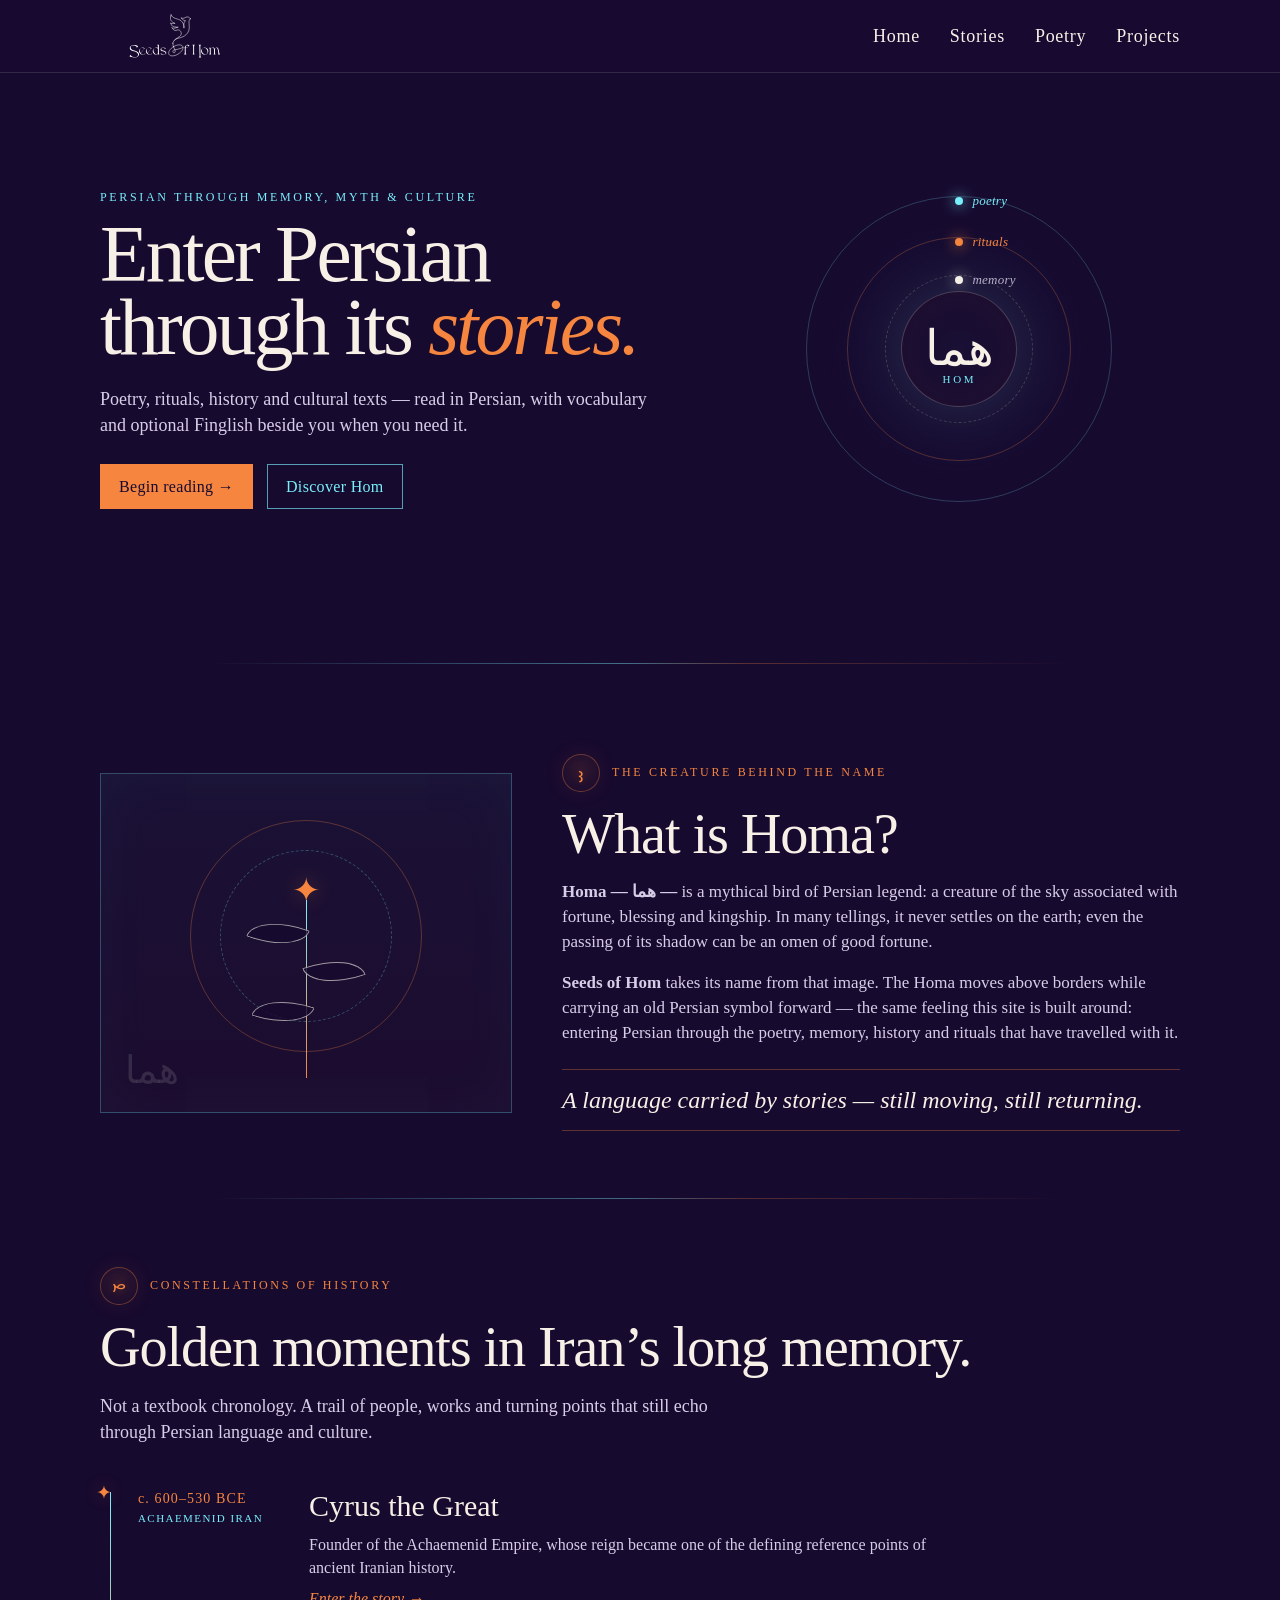
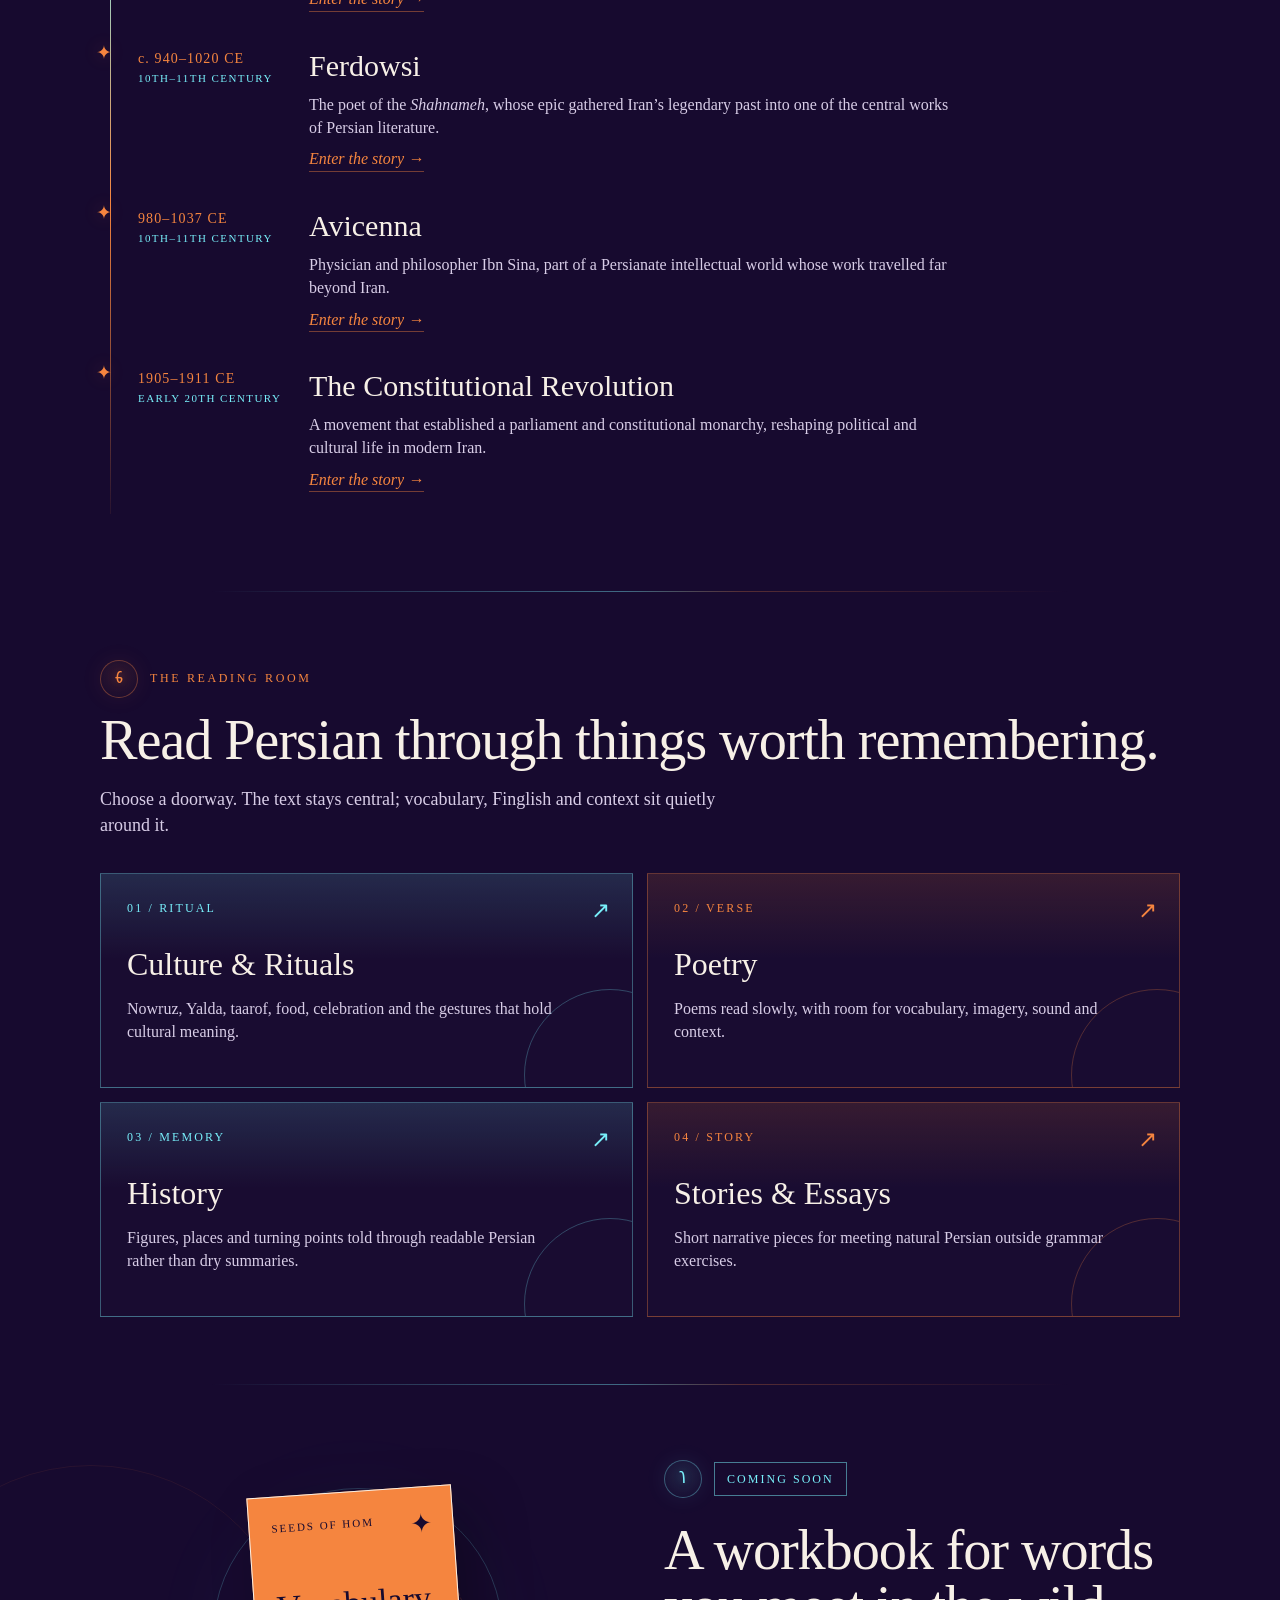
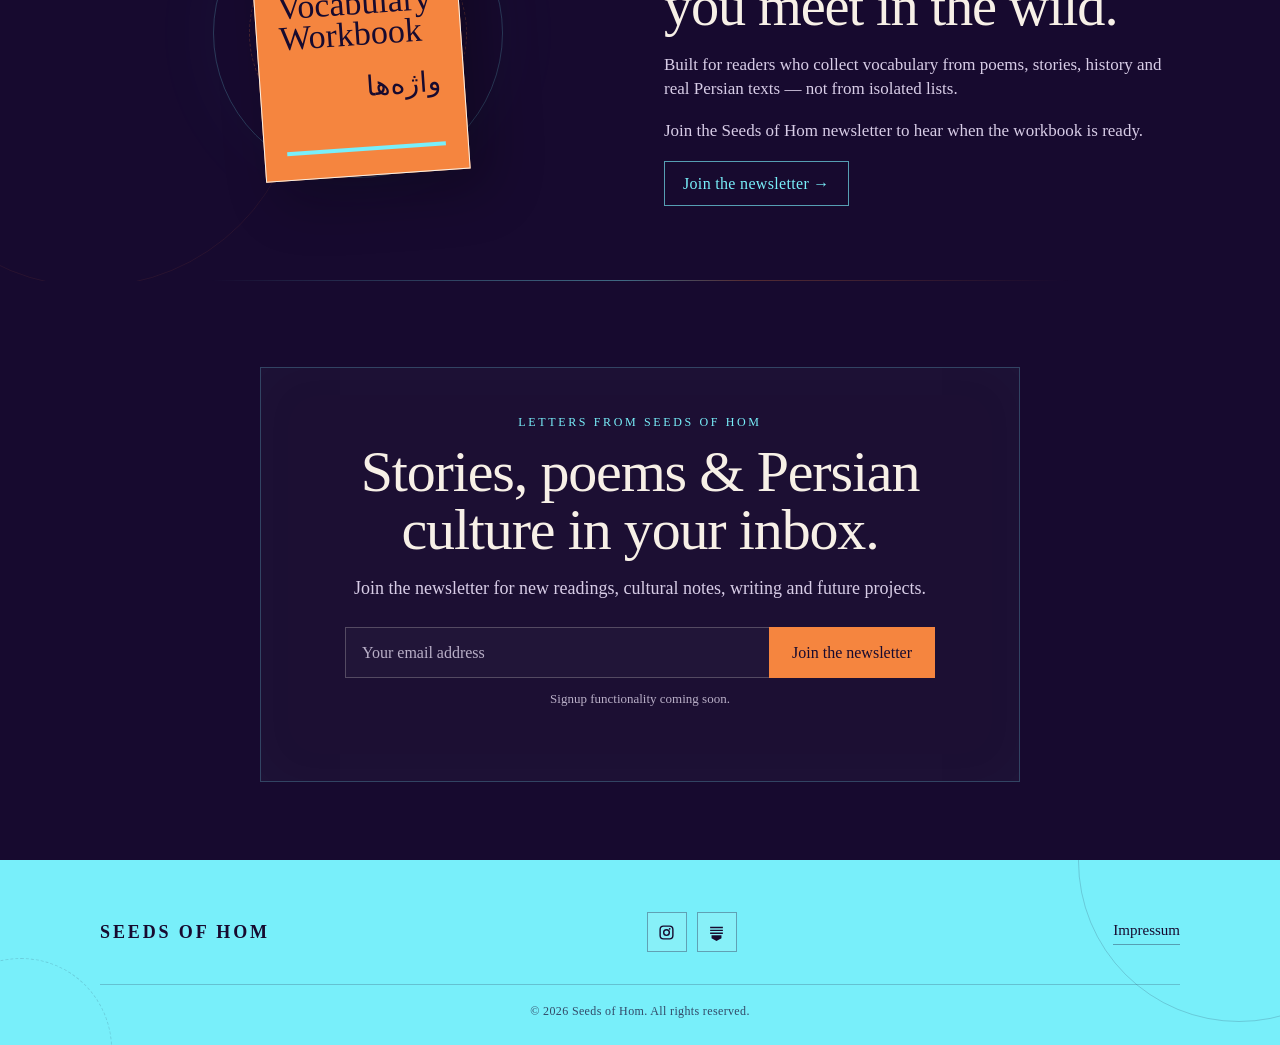
<file: index.html>
<!DOCTYPE html>
<html lang="en">
<head>
<meta charset="UTF-8" />
<meta name="viewport" content="width=device-width, initial-scale=1.0" />
<title>Seeds of Hom — Persian through memory, myth & culture</title>
<meta name="description" content="Seeds of Hom explores Persian through stories, poetry, history, memory and culture.">
<link rel="stylesheet" href= "https://esm.sh/gh/rahatool/persian-fonts/main.css">
<link rel="preconnect" href="https://fonts.googleapis.com">
<link rel="preconnect" href="https://fonts.gstatic.com" crossorigin>
<link href="https://fonts.googleapis.com/css2?family=Noto+Sans+Avestan&family=Noto+Sans+Inscriptional+Pahlavi&display=swap" rel="stylesheet">
<style>
:root{
  --night:#170A2F;
  --cyan:#78EFFA;
  --orange:#F5853F;
  --ivory:#F7F0E7;
  --lav:#D8CDE7;
  --muted:#B9AFC7;
  --line:rgba(247,240,231,.16);
  --line-cyan:rgba(120,239,250,.30);
  --line-orange:rgba(245,133,63,.32);
}
*{box-sizing:border-box}
html{scroll-behavior:smooth;background:var(--night)}
body{
  margin:0;
  font-family:"Times New Roman", Times, serif;
  color:var(--ivory);
  background:var(--night);
  line-height:1.45;
  overflow-x:hidden;
}
a{color:inherit;text-decoration:none}
button,input{font:inherit}
::selection{background:var(--orange);color:var(--night)}

/* Typography — forced, no accidental overrides */
html, body {
  font-family: "Times New Roman", Times, serif !important;
}
body * {
  font-family: "Times New Roman", Times, serif !important;
}
[lang="fa"], [lang="fa"] *,
.fa, .fa *, .persian, .persian *, .mystic-word, .fa-label {
  font-family: "IranNastaliq" !important;
  direction: rtl;
  font-feature-settings: "calt" 1, "liga" 1, "rlig" 1, "cswh" 1;
  -webkit-font-feature-settings: "calt" 1, "liga" 1, "rlig" 1, "cswh" 1;
}

/* Atmosphere */
.site-stars{display:none;}

section{position:relative;padding:118px 28px}
.container{max-width:1180px;margin:0 auto}
.kicker{font-size:12px;letter-spacing:.22em;text-transform:uppercase;color:var(--orange);margin-bottom:18px}
.title{font-weight:400;font-size:clamp(44px,5.5vw,78px);line-height:.96;margin:0 0 28px;letter-spacing:-.02em}
.lede{font-size:21px;color:var(--lav);max-width:740px;margin:0}
.rule-symbol{display:flex;align-items:center;gap:14px;color:var(--cyan);margin:24px 0}
.rule-symbol:before,.rule-symbol:after{content:"";height:1px;background:linear-gradient(90deg,transparent,var(--cyan));flex:1;opacity:.35}
.rule-symbol:after{background:linear-gradient(90deg,var(--cyan),transparent)}

/* Hero */
.hero{
  min-height:820px; display:grid; place-items:center; padding:84px 28px 100px;
  border-bottom:1px solid var(--line);
  overflow:hidden;
}
.hero:before{
  content:"";position:absolute;width:760px;height:760px;border:1px solid rgba(120,239,250,.14);
  border-radius:50%;left:50%;top:50%;transform:translate(-4%,-48%);
  box-shadow:0 0 120px rgba(120,239,250,.035) inset;
}
.hero:after{
  content:"";position:absolute;width:540px;height:540px;border:1px solid rgba(245,133,63,.14);
  border-radius:50%;left:50%;top:50%;transform:translate(21%,-18%);
}
.hero-inner{
  width:100%; max-width:1180px; display:grid; grid-template-columns:1.1fr .9fr; gap:80px; align-items:center;
  position:relative;z-index:2;
}
.hero-copy .kicker{color:var(--cyan)}
.hero h1{font-size:clamp(62px,8vw,118px);line-height:.87;font-weight:400;margin:0;letter-spacing:-.035em;max-width:790px}
.hero h1 em{font-style:italic;color:var(--orange)}
.hero p{font-size:22px;color:var(--lav);max-width:630px;margin:30px 0 36px}
.actions{display:flex;gap:14px;flex-wrap:wrap}
.btn{
  display:inline-flex;align-items:center;justify-content:center;min-height:50px;padding:12px 23px;
  border:1px solid var(--orange);background:var(--orange);color:var(--night);font-size:17px;letter-spacing:.02em;
  transition:.25s;box-shadow:0 0 0 rgba(245,133,63,0);
}
.btn:hover{transform:translateY(-2px);box-shadow:0 0 28px rgba(245,133,63,.20)}
.btn.ghost{background:transparent;color:var(--cyan);border-color:rgba(120,239,250,.65)}
.btn.ghost:hover{box-shadow:0 0 28px rgba(120,239,250,.14)}

.orbit-stage{min-height:470px;position:relative;display:grid;place-items:center}
.orbit{position:absolute;border-radius:50%;border:1px solid rgba(120,239,250,.22)}
.orbit.o1{width:390px;height:390px;animation:spin 34s linear infinite}
.orbit.o2{width:295px;height:295px;border-color:rgba(245,133,63,.28);animation:spinReverse 26s linear infinite}
.orbit.o3{width:205px;height:205px;border-style:dashed;border-color:rgba(247,240,231,.19);animation:spin 22s linear infinite}
.orbit .dot{position:absolute;width:8px;height:8px;border-radius:50%;background:var(--cyan);top:17%;left:7%;box-shadow:0 0 14px var(--cyan)}
.orbit.o2 .dot{background:var(--orange);top:auto;left:auto;right:5%;bottom:25%;box-shadow:0 0 14px var(--orange)}
.hom-glyph{
  width:155px;height:155px;border-radius:50%;display:grid;place-items:center;text-align:center;
  background:rgba(23,10,47,.65);border:1px solid rgba(247,240,231,.22);
  box-shadow:0 0 80px rgba(120,239,250,.10), inset 0 0 45px rgba(245,133,63,.05);
  position:relative;z-index:3;
}
.hom-glyph .fa{font-size:64px;direction:rtl;color:var(--ivory);line-height:1.7}
.hom-glyph small{position:absolute;bottom:28px;font-size:11px;color:var(--cyan);letter-spacing:.25em;text-transform:uppercase}
.starlabel{position:absolute;color:var(--muted);font-size:13px;font-style:italic}
.starlabel.s1{top:50px;right:20px}.starlabel.s2{left:0;bottom:70px}.starlabel.s3{right:10px;bottom:30px;color:var(--orange)}
@keyframes spin{to{transform:rotate(360deg)}}
@keyframes spinReverse{to{transform:rotate(-360deg)}}

/* Hom section */
.hom-section{border-bottom:1px solid var(--line)}
.hom-grid{display:grid;grid-template-columns:.82fr 1.18fr;gap:84px;align-items:center}
.mystic-card{
  min-height:500px;border:1px solid rgba(120,239,250,.27);position:relative;overflow:hidden;
  background:linear-gradient(180deg,rgba(120,239,250,.035),rgba(245,133,63,.025));
  box-shadow:inset 0 0 60px rgba(120,239,250,.035);
}
.mystic-card:before,.mystic-card:after{content:"";position:absolute;border-radius:50%;left:50%;transform:translateX(-50%)}
.mystic-card:before{width:330px;height:330px;border:1px solid rgba(245,133,63,.30);top:75px}
.mystic-card:after{width:250px;height:250px;border:1px dashed rgba(120,239,250,.28);top:115px}
.plant{position:absolute;left:50%;bottom:58px;transform:translateX(-50%);width:150px;height:300px;z-index:2}
.plant .stem{position:absolute;width:1px;height:245px;background:linear-gradient(var(--cyan),var(--orange));left:50%;bottom:0}
.plant .leaf{position:absolute;width:74px;height:34px;border:1px solid rgba(247,240,231,.62);border-radius:100% 0 100% 0;background:rgba(23,10,47,.8)}
.plant .l1{left:3px;top:86px;transform:rotate(20deg)}.plant .l2{right:3px;top:137px;transform:scaleX(-1) rotate(19deg)}.plant .l3{left:8px;top:190px;transform:rotate(18deg)}
.plant .crown{position:absolute;left:50%;top:20px;transform:translateX(-50%);font-size:44px;color:var(--orange);text-shadow:0 0 20px rgba(245,133,63,.35)}
.mystic-word{position:absolute;left:24px;bottom:14px;font-size:48px;color:rgba(247,240,231,.13);direction:rtl}
.hom-copy p{font-size:20px;color:var(--lav);max-width:670px}
.quote{font-size:30px;line-height:1.18;font-style:italic;color:var(--ivory);padding:24px 0;margin-top:34px;border-top:1px solid var(--line-orange);border-bottom:1px solid var(--line-orange)}

/* History */
.history{border-bottom:1px solid var(--line);overflow:hidden}
.timeline{margin-top:68px;position:relative;padding-left:44px}
.timeline:before{content:"";position:absolute;left:10px;top:8px;bottom:10px;width:1px;background:linear-gradient(var(--cyan),var(--orange),rgba(245,133,63,.08))}
.moment{position:relative;display:grid;grid-template-columns:170px 1fr;gap:36px;padding:0 0 58px}
.moment:before{content:"✦";position:absolute;left:-42px;top:-5px;color:var(--orange);font-size:19px;text-shadow:0 0 18px rgba(245,133,63,.32)}
.moment .era{color:var(--cyan);font-size:13px;letter-spacing:.15em;text-transform:uppercase;padding-top:7px}
.moment h3{font-weight:400;font-size:37px;margin:0 0 10px}
.moment p{margin:0;color:var(--lav);font-size:18px;max-width:650px}
.moment a{display:inline-block;margin-top:13px;color:var(--orange);font-style:italic;border-bottom:1px solid rgba(245,133,63,.42)}

/* Reading archive */
.readings{border-bottom:1px solid var(--line)}
.reading-grid{display:grid;grid-template-columns:repeat(2,1fr);gap:18px;margin-top:58px}

/* ================================================================
   UNIFIED CARD SYSTEM (matches stories.html)
   - 1px border in the card's topic color at ~34% opacity
   - faint gradient wash from the topic color into transparent
   - soft rise + brighter border + brighter wash on hover
   - a decorative circle bleeding off the bottom-right corner
   This is the single "kadr" (frame) shared by every card on the site.
   ================================================================ */
.read-card{
  --card-color:var(--cyan);
  --card-faint:rgba(120,239,250,.14);
  min-height:310px;padding:34px;position:relative;overflow:hidden;
  border:1px solid color-mix(in srgb,var(--card-color) 34%,transparent);
  background:linear-gradient(180deg,var(--card-faint),rgba(255,255,255,.012) 40%);
  transition:transform .22s ease,border-color .22s ease,background .22s ease;
}
.read-card:nth-child(even){
  --card-color:var(--orange);
  --card-faint:rgba(245,133,63,.14);
}
.read-card:after{
  content:"";position:absolute;width:170px;height:170px;border-radius:50%;
  border:1px solid color-mix(in srgb,var(--card-color) 26%,transparent);
  right:-64px;bottom:-74px;pointer-events:none;
}
.read-card:hover{
  transform:translateY(-3px);
  border-color:var(--card-color);
  background:linear-gradient(180deg,color-mix(in srgb,var(--card-color) 20%,transparent),rgba(255,255,255,.015) 42%);
}
.read-card .num{font-size:12px;letter-spacing:.18em;color:var(--card-color);text-transform:uppercase}
.read-card h3{font-size:42px;font-weight:400;margin:42px 0 15px;max-width:420px}
.read-card p{color:var(--lav);font-size:18px;max-width:440px;margin:0}
.read-card .arrow{position:absolute;right:28px;top:28px;color:var(--card-color);font-size:23px}

/* Reading sample */
.demo{border-bottom:1px solid var(--line);background:linear-gradient(180deg,rgba(120,239,250,.018),rgba(23,10,47,0))}
.demo-grid{display:grid;grid-template-columns:.75fr 1.25fr;gap:70px;align-items:start}
.demo-copy p{font-size:20px;color:var(--lav);max-width:500px}
.reading-panel{
  border:1px solid rgba(120,239,250,.30);padding:34px;position:relative;
  background:rgba(10,4,24,.25);box-shadow:0 0 65px rgba(120,239,250,.035);
}
.reading-panel:before{content:"✦";position:absolute;right:20px;top:16px;color:var(--orange);font-size:16px}
.tabs{display:flex;gap:8px;flex-wrap:wrap;margin-bottom:32px}
.tab{padding:8px 13px;border:1px solid rgba(247,240,231,.22);color:var(--lav);font-size:14px;background:transparent}
.tab.active{border-color:var(--orange);color:var(--orange)}
.persian{font-size:38px;line-height:2.25;text-align:right;direction:rtl;color:var(--ivory);margin:0 0 22px}
.finglish{font-size:19px;font-style:italic;color:var(--cyan);margin:0 0 28px}
.vocab{display:grid;grid-template-columns:1fr 1fr;gap:12px 24px;padding-top:22px;border-top:1px solid var(--line)}
.vocab div{color:var(--lav);font-size:16px}.vocab strong{color:var(--orange);font-size:18px}

/* Workbook */
.workbook{border-bottom:1px solid var(--line);overflow:hidden}
.workbook:before{content:"";position:absolute;left:-120px;top:80px;width:420px;height:420px;border-radius:50%;border:1px solid rgba(245,133,63,.08)}
.workbook-grid{display:grid;grid-template-columns:1fr 1fr;gap:80px;align-items:center}
.book-stage{min-height:520px;position:relative;display:grid;place-items:center}
.book-stage .halo{position:absolute;width:390px;height:390px;border-radius:50%;border:1px solid rgba(120,239,250,.21);box-shadow:0 0 90px rgba(120,239,250,.035)}
.book-stage .halo:after{content:"";position:absolute;inset:35px;border-radius:50%;border:1px dashed rgba(245,133,63,.23)}
.book{
  width:260px;height:360px;padding:31px 28px;position:relative;z-index:2;
  background:var(--orange);color:var(--night);border:1px solid var(--ivory);
  box-shadow:18px 20px 55px rgba(0,0,0,.28);transform:rotate(-4deg);
}
.book:before{content:"✦";position:absolute;right:20px;top:18px;font-size:26px}
.book .mini{font-size:11px;letter-spacing:.18em;text-transform:uppercase}
.book h3{font-size:43px;line-height:.91;font-weight:400;margin:82px 0 16px}
.book .fa{font-size:34px;direction:rtl;line-height:1.8}
.book .line{position:absolute;left:28px;right:28px;bottom:31px;height:4px;background:var(--cyan)}
.soon{display:inline-block;color:var(--cyan);border:1px solid rgba(120,239,250,.5);padding:8px 12px;font-size:12px;letter-spacing:.17em;text-transform:uppercase}
.workbook-copy p{font-size:20px;color:var(--lav);max-width:550px}
.inline-form{display:flex;max-width:560px;margin-top:28px}
.inline-form input{flex:1;min-width:0;background:rgba(255,255,255,.025);color:var(--ivory);border:1px solid rgba(247,240,231,.22);padding:14px 16px;outline:none}
.inline-form input:focus{border-color:var(--cyan)}
.inline-form button{background:var(--orange);color:var(--night);border:1px solid var(--orange);padding:0 20px;cursor:pointer}

/* More */
.more{border-bottom:1px solid var(--line)}
.more-grid{display:grid;grid-template-columns:.9fr 1.1fr;gap:80px;align-items:start}
.future-list{border-top:1px solid rgba(120,239,250,.30)}
.future-item{display:flex;align-items:center;justify-content:space-between;gap:24px;padding:20px 0;border-bottom:1px solid var(--line);font-size:20px}
.future-item span:first-child:before{content:"✦";color:var(--orange);font-size:12px;margin-right:12px}
.future-item em{color:var(--muted);font-size:15px}

/* Newsletter */
.newsletter{text-align:center;padding-top:135px;padding-bottom:135px}
.newsletter .kicker{color:var(--cyan)}
.newsletter .title{max-width:870px;margin-left:auto;margin-right:auto}
.newsletter p{max-width:620px;margin:0 auto 32px;color:var(--lav);font-size:20px}
.signup{display:flex;max-width:610px;margin:0 auto}
.signup input{flex:1;min-width:0;padding:16px 17px;background:rgba(255,255,255,.025);color:var(--ivory);border:1px solid rgba(247,240,231,.24);outline:none}
.signup button{background:var(--cyan);color:var(--night);border:1px solid var(--cyan);padding:0 22px;cursor:pointer}
.newsletter .sigil{font-size:28px;color:var(--orange);margin-bottom:20px;text-shadow:0 0 18px rgba(245,133,63,.25)}

footer{padding:34px 28px;border-top:1px solid var(--line);color:var(--muted)}
.footer-inner{max-width:1180px;margin:auto;display:flex;justify-content:space-between;gap:24px;flex-wrap:wrap;align-items:center}
.footer-brand{color:var(--ivory);letter-spacing:.12em;text-transform:uppercase}
.footer-links{display:flex;gap:22px;font-size:14px}

@media(max-width:900px){
  section{padding:96px 24px}
  .hero{min-height:auto;padding-top:90px}
  .hero-inner,.hom-grid,.demo-grid,.workbook-grid,.more-grid{grid-template-columns:1fr;gap:56px}
  .orbit-stage{min-height:390px}
  .reading-grid{grid-template-columns:1fr}
  .moment{grid-template-columns:130px 1fr}
}
@media(max-width:600px){
  section{padding:78px 18px}
  .hero{padding:74px 18px 80px}
  .hero h1{font-size:57px}
  .hero p{font-size:19px}
  .orbit-stage{min-height:330px}
  .orbit.o1{width:290px;height:290px}.orbit.o2{width:220px;height:220px}.orbit.o3{width:150px;height:150px}
  .hom-glyph{width:118px;height:118px}.hom-glyph .fa{font-size:44px}.hom-glyph small{bottom:18px}
  .moment{grid-template-columns:1fr;gap:8px;padding-bottom:46px}.timeline{padding-left:34px}.moment:before{left:-32px}
  .reading-panel{padding:24px 19px}.persian{font-size:29px}.vocab{grid-template-columns:1fr}
  .inline-form,.signup{flex-direction:column}.inline-form button,.signup button{padding:14px}
  .future-item{font-size:17px}
}

/* Compact layout pass */
section{padding:68px 24px}
.container{max-width:980px}
.kicker{margin-bottom:12px}
.title{font-size:clamp(36px,4.4vw,60px);margin-bottom:18px;line-height:1}
.lede{font-size:18px;max-width:650px}

.hero{min-height:560px;padding:54px 24px 62px}
.hero:before{width:560px;height:560px}
.hero:after{width:390px;height:390px}
.hero-inner{max-width:980px;grid-template-columns:1.15fr .85fr;gap:42px}
.hero h1{font-size:clamp(52px,6.2vw,82px);line-height:.92;max-width:620px}
.hero p{font-size:18px;max-width:560px;margin:22px 0 26px}
.btn{min-height:44px;padding:10px 18px;font-size:16px}
.orbit-stage{min-height:320px}
.orbit.o1{width:300px;height:300px}
.orbit.o2{width:225px;height:225px}
.orbit.o3{width:158px;height:158px}
.hom-glyph{width:116px;height:116px}
.hom-glyph .fa{font-size:49px}
.hom-glyph small{bottom:18px}
.starlabel.s1{top:28px}.starlabel.s2{bottom:38px}.starlabel.s3{bottom:10px}

.hom-grid{grid-template-columns:.8fr 1.2fr;gap:50px}
.mystic-card{min-height:340px}
.mystic-card:before{width:230px;height:230px;top:46px}
.mystic-card:after{width:170px;height:170px;top:76px}
.plant{height:220px;width:120px;bottom:34px}
.plant .stem{height:178px}
.plant .leaf{width:58px;height:27px}
.plant .l1{top:62px}.plant .l2{top:100px}.plant .l3{top:140px}
.plant .crown{top:8px;font-size:34px}
.mystic-word{font-size:38px}
.hom-copy p{font-size:17px}
.quote{font-size:24px;padding:16px 0;margin-top:24px}

.timeline{margin-top:38px;padding-left:38px}
.moment{grid-template-columns:145px 1fr;gap:26px;padding-bottom:32px}
.moment h3{font-size:30px;margin-bottom:6px}
.moment p{font-size:16px}
.moment a{margin-top:8px}

.reading-grid{gap:14px;margin-top:34px}
.read-card{min-height:215px;padding:26px}
.read-card h3{font-size:32px;margin:24px 0 10px}
.read-card p{font-size:16px}
.read-card .arrow{right:22px;top:20px}

.demo-grid{grid-template-columns:.7fr 1.3fr;gap:42px}
.demo-copy p{font-size:17px}
.reading-panel{padding:26px}
.tabs{margin-bottom:20px}
.persian{font-size:31px;line-height:2;margin-bottom:14px}
.finglish{font-size:17px;margin-bottom:20px}
.vocab{padding-top:16px}

.workbook-grid{gap:48px}
.book-stage{min-height:360px}
.book-stage .halo{width:290px;height:290px}
.book{width:205px;height:285px;padding:24px 22px}
.book h3{font-size:34px;margin:56px 0 12px}
.book .fa{font-size:28px}
.book .line{left:22px;right:22px;bottom:24px}
.workbook-copy p{font-size:17px}
.inline-form{margin-top:20px}

.more-grid{gap:48px}
.future-item{padding:14px 0;font-size:18px}
.newsletter{padding-top:78px;padding-bottom:78px}
.newsletter p{font-size:18px;margin-bottom:24px}
.footer-inner{max-width:980px}

@media(max-width:900px){
  section{padding:58px 22px}
  .hero{padding-top:48px;padding-bottom:54px}
  .hero-inner,.hom-grid,.demo-grid,.workbook-grid,.more-grid{gap:36px}
  .orbit-stage{min-height:280px}
  .mystic-card{min-height:300px}
}
@media(max-width:600px){
  section{padding:48px 18px}
  .hero{padding:44px 18px 48px}
  .hero h1{font-size:48px}
  .hero p{font-size:17px}
  .orbit-stage{min-height:250px}
  .orbit.o1{width:230px;height:230px}.orbit.o2{width:175px;height:175px}.orbit.o3{width:124px;height:124px}
  .hom-glyph{width:92px;height:92px}.hom-glyph .fa{font-size:38px}.hom-glyph small{bottom:12px}
  .reading-grid{gap:12px}
  .read-card{min-height:190px}
  .book-stage{min-height:315px}
  .newsletter{padding-top:58px;padding-bottom:58px}
}

@media(prefers-reduced-motion:reduce){.orbit{animation:none!important}}

/* V9 — repaired orbital hero, fading dividers, Homa creature */
.hero,.hom-section,.history,.readings,.demo,.workbook,.more{border-bottom:0!important}
.hero:before{display:none!important}
.hero:after,
.hom-section:after,
.history:after,
.readings:after,
.demo:after,
.workbook:after,
.more:after{
  content:""!important;
  position:absolute!important;
  left:50%!important;
  top:auto!important;
  right:auto!important;
  bottom:0!important;
  width:min(860px,78vw)!important;
  height:1px!important;
  transform:translateX(-50%)!important;
  border:0!important;
  border-radius:0!important;
  background:linear-gradient(90deg,transparent,rgba(120,239,250,.10) 10%,rgba(120,239,250,.42) 48%,rgba(245,133,63,.28) 62%,transparent)!important;
  box-shadow:none!important;
  opacity:1!important;
}

/* One contained solar system instead of independent giant circles */
.orbit-stage{
  width:100%;
  max-width:350px;
  min-height:330px;
  margin-inline:auto;
  isolation:isolate;
}
.orbit-stage:before{
  content:"";
  position:absolute;
  left:50%;top:50%;
  width:270px;height:270px;
  transform:translate(-50%,-50%);
  border-radius:50%;
  background:radial-gradient(circle,rgba(120,239,250,.085),rgba(120,239,250,.02) 46%,transparent 72%);
  filter:blur(.2px);
  pointer-events:none;
}
.orbit{
  left:50%;top:50%;
  transform-origin:50% 50%;
  margin:0!important;
}
.orbit.o1{width:306px;height:306px;margin-left:-153px!important;margin-top:-153px!important;animation:orbitSpin1 34s linear infinite}
.orbit.o2{width:224px;height:224px;margin-left:-112px!important;margin-top:-112px!important;animation:orbitSpin2 26s linear infinite}
.orbit.o3{width:148px;height:148px;margin-left:-74px!important;margin-top:-74px!important;animation:orbitSpin3 22s linear infinite}
.orbit .dot{position:static!important;display:block;width:8px;height:8px;flex:0 0 8px}
.orbiter{
  position:absolute;
  left:50%;top:-5px;
  display:flex;
  align-items:center;
  gap:9px;
  white-space:nowrap;
  transform:translateX(-4px);
}
.orbit-label{font-size:13px;font-style:italic;color:var(--lav);letter-spacing:.02em}
.o1 .orbit-label{animation:labelCounter1 34s linear infinite;color:var(--cyan)}
.o2 .orbit-label{animation:labelCounter2 26s linear infinite;color:var(--orange)}
.o3 .orbit-label{animation:labelCounter3 22s linear infinite;color:var(--muted)}
.o3 .dot{background:var(--ivory)!important;box-shadow:0 0 14px rgba(247,240,231,.7)!important}
.hom-glyph{position:absolute;left:50%;top:50%;transform:translate(-50%,-50%);z-index:4}
.starlabel{display:none!important}
@keyframes orbitSpin1{from{transform:rotate(18deg)}to{transform:rotate(378deg)}}
@keyframes orbitSpin2{from{transform:rotate(132deg)}to{transform:rotate(-228deg)}}
@keyframes orbitSpin3{from{transform:rotate(242deg)}to{transform:rotate(602deg)}}
@keyframes labelCounter1{from{transform:rotate(-18deg)}to{transform:rotate(-378deg)}}
@keyframes labelCounter2{from{transform:rotate(-132deg)}to{transform:rotate(228deg)}}
@keyframes labelCounter3{from{transform:rotate(-242deg)}to{transform:rotate(-602deg)}}

/* Dates are the first thing visible in every historical moment */
.moment .era{display:flex;flex-direction:column;gap:5px;line-height:1.2}
.moment .era strong{font-weight:400;color:var(--orange);font-size:14px;letter-spacing:.08em;text-transform:none}
.moment .era span{color:var(--cyan);font-size:11px;letter-spacing:.13em;text-transform:uppercase}

footer,.footer-inner{display:none!important}

@media(max-width:900px){
  .orbit-stage{max-width:320px;min-height:300px}
  .orbit.o1{width:276px;height:276px;margin-left:-138px!important;margin-top:-138px!important}
  .orbit.o2{width:204px;height:204px;margin-left:-102px!important;margin-top:-102px!important}
  .orbit.o3{width:138px;height:138px;margin-left:-69px!important;margin-top:-69px!important}
}
@media(max-width:600px){
  .orbit-stage{max-width:270px;min-height:260px}
  .orbit.o1{width:235px;height:235px;margin-left:-117.5px!important;margin-top:-117.5px!important}
  .orbit.o2{width:176px;height:176px;margin-left:-88px!important;margin-top:-88px!important}
  .orbit.o3{width:118px;height:118px;margin-left:-59px!important;margin-top:-59px!important}
  .orbit-label{font-size:12px}
  .moment .era{padding-top:0}
}
@media(prefers-reduced-motion:reduce){
  .orbit,.orbit-label{animation:none!important}
}

/* V12 — invisible logo URL hook + restored hero/Homa fading divider */

/*
  LOGO SETUP:
  Find PASTE_YOUR_LOGO_URL_HERE in the HTML below and replace it with your logo URL.
  The image stays hidden only while that placeholder URL is unchanged/broken.
*/
.hero-logo-wrap{
  grid-column:1 / -1;
  display:flex;
  justify-content:center;
  align-items:center;
  min-height:0;
}
.hero-logo{
  display:block;
  width:auto;
  max-width:190px;
  max-height:88px;
  object-fit:contain;
  margin:0 auto 4px;
}

/* Use a real element for the first divider so it cannot disappear behind the hero. */
.hero:after{display:none!important;}
.hero-divider{
  width:min(860px,78vw);
  height:1px;
  margin:30px auto 22px;
  background:linear-gradient(90deg,
    transparent 0%,
    rgba(120,239,250,.10) 10%,
    rgba(120,239,250,.44) 48%,
    rgba(245,133,63,.30) 62%,
    transparent 100%
  );
  opacity:1;
}

/* V18 — Avestan section medallions */
.avestan-icon{
  font-family:"Noto Sans Avestan", serif !important;
  width:58px;
  height:58px;
  display:inline-flex;
  align-items:center;
  justify-content:center;
  font-size:24px;
  line-height:1;
  color:var(--cyan);
  margin:0 0 18px;
  border-radius:50%;
  border:1px solid rgba(120,239,250,.36);
  background:radial-gradient(circle at 50% 42%, rgba(120,239,250,.10), rgba(120,239,250,.035) 52%, rgba(23,10,47,.2) 75%);
  box-shadow:inset 0 0 28px rgba(120,239,250,.05), 0 0 22px rgba(120,239,250,.08);
  text-shadow:0 0 10px rgba(120,239,250,.18);
}
.avestan-icon.orange{
  color:var(--orange);
  border-color:rgba(245,133,63,.38);
  background:radial-gradient(circle at 50% 42%, rgba(245,133,63,.11), rgba(245,133,63,.035) 52%, rgba(23,10,47,.2) 75%);
  box-shadow:inset 0 0 28px rgba(245,133,63,.05), 0 0 22px rgba(245,133,63,.08);
  text-shadow:0 0 10px rgba(245,133,63,.16)
}
.newsletter .avestan-icon{display:inline-flex;margin:0 auto 18px}
@media(max-width:600px){
  .avestan-icon{width:50px;height:50px;font-size:21px;margin-bottom:14px}
}

@media(max-width:900px){
  .hero-logo{max-width:170px;max-height:78px;}
  .hero-divider{margin:24px auto 16px;}
}
@media(max-width:600px){
  .hero-logo{max-width:150px;max-height:68px;}
  .hero-divider{width:82vw;margin:20px auto 12px;}
}

/* V19 — medallions centered behind section titles */
.hom-copy,
.history .container,
.readings .container,
.workbook-copy,
.newsletter .container{position:relative;}

.avestan-icon{
  position:absolute !important;
  width:74px !important;
  height:74px !important;
  margin:0 !important;
  padding:0 !important;
  display:grid !important;
  place-items:center !important;
  border-radius:50% !important;
  z-index:0 !important;
  opacity:.42 !important;
  pointer-events:none !important;
  overflow:hidden !important;
}
.avestan-icon span{
  position:absolute;
  inset:0;
  display:grid;
  place-items:center;
  width:100%;
  height:100%;
  margin:0;
  padding:0 0 2px 0;
  font-family:"Noto Sans Avestan", serif !important;
  font-size:29px;
  line-height:1;
  text-align:center;
}
.hom-copy .avestan-icon,
.workbook-copy .avestan-icon{
  left:44px;
  top:56px;
  transform:translate(-50%,-50%);
}
.history .avestan-icon,
.readings .avestan-icon{
  left:40px;
  top:60px;
  transform:translate(-50%,-50%);
}
.newsletter .avestan-icon{
  left:50%;
  top:60px;
  transform:translate(-50%,-50%);
}
.hom-copy .kicker,
.hom-copy .title,
.hom-copy p,
.hom-copy .quote,
.history .kicker,
.history .title,
.history .lede,
.history .timeline,
.readings .kicker,
.readings .title,
.readings .lede,
.readings .reading-grid,
.workbook-copy .soon,
.workbook-copy .title,
.workbook-copy p,
.workbook-copy .inline-form,
.newsletter .kicker,
.newsletter .title,
.newsletter p,
.newsletter .signup{position:relative;z-index:1;}
.hom-copy .kicker,
.hom-copy .title,
.history .kicker,
.history .title,
.readings .kicker,
.readings .title,
.workbook-copy .soon,
.workbook-copy .title{padding-left:36px;}
@media(max-width:600px){
  .avestan-icon{width:62px !important;height:62px !important;}
  .avestan-icon span{font-size:24px;}
  .hom-copy .avestan-icon,
  .workbook-copy .avestan-icon,
  .history .avestan-icon,
  .readings .avestan-icon{left:31px;top:50px;}
  .newsletter .avestan-icon{top:52px;}
  .hom-copy .kicker,
  .hom-copy .title,
  .history .kicker,
  .history .title,
  .readings .kicker,
  .readings .title,
  .workbook-copy .soon,
  .workbook-copy .title{padding-left:26px;}
}

/* V21 — Avestan medallions beside the small section labels */
.avestan-icon{
  position:static !important;
  transform:none !important;
  flex:0 0 auto !important;
  width:38px !important;
  height:38px !important;
  margin:0 !important;
  opacity:1 !important;
  z-index:auto !important;
  display:inline-grid !important;
  place-items:center !important;
  border-radius:50% !important;
  line-height:1 !important;
  text-align:center !important;
}
.avestan-icon span{
  position:static !important;
  inset:auto !important;
  display:block !important;
  width:auto !important;
  height:auto !important;
  margin:0 !important;
  padding:0 !important;
  font-family:"Noto Sans Avestan", serif !important;
  font-size:18px !important;
  line-height:1 !important;
  text-align:center !important;
  transform:translateY(-1px);
}
.section-kicker-row{
  display:flex;
  align-items:center;
  gap:12px;
  margin:0 0 14px;
}
.section-kicker-row .kicker{
  margin:0 !important;
  padding-left:0 !important;
}
.section-kicker-row + .title{
  padding-left:0 !important;
}
@media(max-width:600px){
  .avestan-icon{width:34px !important;height:34px !important}
  .avestan-icon span{font-size:16px !important}
  .section-kicker-row{gap:10px;margin-bottom:12px}
}

/* V22 — center “Coming soon” inside its own outlined rectangle only */
.soon{
  display:inline-flex !important;
  align-items:center !important;
  justify-content:center !important;
  text-align:center !important;
  line-height:1 !important;
  min-height:34px;
  padding:0 12px !important;
}

/* V23 — scroll reveal for sections */
.scroll-reveal{
  opacity:0;
  transform:translateY(34px);
  transition:
    opacity .8s ease,
    transform .8s cubic-bezier(.22,.61,.36,1);
  will-change:opacity,transform;
}
.scroll-reveal.is-visible{
  opacity:1;
  transform:translateY(0);
}

/* Slight stagger for the main content inside each section */
.scroll-reveal .container{
  transition:transform .9s cubic-bezier(.22,.61,.36,1);
}
.scroll-reveal:not(.is-visible) .container{
  transform:translateY(10px);
}
.scroll-reveal.is-visible .container{
  transform:translateY(0);
}

@media(prefers-reduced-motion:reduce){
  .scroll-reveal,
  .scroll-reveal .container{
    opacity:1 !important;
    transform:none !important;
    transition:none !important;
  }
}

/* V24 — mobile scrolling + right-edge overflow repair */

/* Clip horizontal overflow at the ROOT as well as the body.
   This removes the dark/black strip caused by transformed/absolute
   elements extending beyond the mobile viewport. */
html {
  margin: 0 !important;
  padding: 0 !important;
  width: 100% !important;
  max-width: 100% !important;
  background: var(--night) !important;
  -webkit-overflow-scrolling: touch;
}

body {
  margin: 0 !important;
  padding: 0 !important;
  width: 100% !important;
  max-width: 100% !important;
  min-height: 100% !important;
  height: auto !important;
  background: var(--night) !important;
  overflow-x: hidden !important;
  /* no overflow-y, no -webkit-overflow-scrolling, no touch-action here */
}

/* Modern browsers can clip horizontal paint without creating
   a second horizontal scrolling area. */
@supports (overflow: clip) {
  html,
  body {
    overflow-x: clip !important;
  }
}

body {
  position: relative !important;
}

/* Never allow a top-level site section to become wider than
   the mobile viewport. */
.hero,
.hero-inner,
.hero-divider,
section,
.container,
.hom-grid,
.reading-grid,
.workbook-grid,
.newsletter,
.site-bg {
  max-width: 100% !important;
}

/* Fixed full-screen backgrounds can produce a narrow exposed strip
   in some mobile WebKit/embedded-browser layouts. */
.site-bg {
  left: 0 !important;
  right: 0 !important;
  width: 100% !important;
}

/* In embedded mobile browsers IntersectionObserver can sometimes
   fail to fire correctly. Do not let that leave whole sections
   invisible or seemingly "unscrollable". */
@media (max-width: 900px) {
  .scroll-reveal,
  .scroll-reveal .container,
  .scroll-reveal:not(.is-visible),
  .scroll-reveal:not(.is-visible) .container {
    opacity: 1 !important;
    transform: none !important;
  }

  html,
  body {
    min-height: 100dvh !important;
  }
}

/* V26 — remove visible scrollbars completely */
html, body, body * {
  scrollbar-width: none !important;
  -ms-overflow-style: none !important;
}
html::-webkit-scrollbar,
body::-webkit-scrollbar,
body *::-webkit-scrollbar {
  width: 0 !important;
  height: 0 !important;
  display: none !important;
  background: transparent !important;
}
html {
  overflow-y: auto !important;
  scrollbar-gutter: auto !important;
}

/* V27 — purpose-built mobile layout (not a shrunken desktop layout) */
@media (max-width: 700px) {
  html, body {
    width: 100% !important;
    max-width: 100% !important;
    overflow-x: clip !important;
    background: transparent !important;
  }

  /* Mobile only: let the Hostinger/page background show through. */
  .site-bg {
    display: none !important;
    background: transparent !important;
  }

  section {
    padding: 54px 20px !important;
  }

  .container {
    width: 100% !important;
    max-width: 100% !important;
  }

  /* Hero: logo → copy → CTAs → compact orbit */
  .hero {
    min-height: 0 !important;
    padding: 28px 20px 48px !important;
    overflow: hidden !important;
  }
  .hero-inner {
    display: flex !important;
    flex-direction: column !important;
    gap: 26px !important;
    width: 100% !important;
    max-width: 100% !important;
  }
  .hero-logo-wrap {
    order: 0;
    justify-content: flex-start !important;
    width: 100%;
  }
  .hero-logo {
    max-width: 138px !important;
    max-height: 64px !important;
    margin: 0 !important;
  }
  .hero-copy {
    order: 1;
    width: 100%;
  }
  .hero-copy .kicker {
    font-size: 10px !important;
    line-height: 1.45 !important;
    letter-spacing: .18em !important;
    margin-bottom: 12px !important;
  }
  .hero h1 {
    font-size: clamp(43px, 12.5vw, 58px) !important;
    line-height: .94 !important;
    letter-spacing: -.035em !important;
    max-width: 100% !important;
  }
  .hero p {
    font-size: 17px !important;
    line-height: 1.55 !important;
    margin: 20px 0 24px !important;
    max-width: 100% !important;
  }
  .actions {
    display: grid !important;
    grid-template-columns: 1fr !important;
    gap: 10px !important;
    width: 100%;
  }
  .btn {
    width: 100% !important;
    min-height: 48px !important;
    padding: 12px 16px !important;
  }

  .orbit-stage {
    order: 2;
    width: 230px !important;
    max-width: 230px !important;
    min-height: 230px !important;
    margin: 4px auto 0 !important;
  }
  .orbit.o1 {
    width: 214px !important; height: 214px !important;
    margin-left: -107px !important; margin-top: -107px !important;
  }
  .orbit.o2 {
    width: 158px !important; height: 158px !important;
    margin-left: -79px !important; margin-top: -79px !important;
  }
  .orbit.o3 {
    width: 108px !important; height: 108px !important;
    margin-left: -54px !important; margin-top: -54px !important;
  }
  .hom-glyph {
    width: 82px !important;
    height: 82px !important;
  }
  .hom-glyph .fa { font-size: 34px !important; }
  .hom-glyph small { bottom: 10px !important; font-size: 9px !important; }
  .orbit-label { font-size: 10px !important; }
  .hero-divider {
    width: calc(100% - 40px) !important;
    margin: 0 auto !important;
  }

  /* Homa: explanation first, decorative card second */
  .hom-grid {
    display: flex !important;
    flex-direction: column !important;
    gap: 30px !important;
  }
  .hom-copy { order: 1; }
  .mystic-card {
    order: 2;
    min-height: 270px !important;
    width: 100% !important;
  }
  .hom-copy p,
  .workbook-copy p,
  .newsletter p {
    font-size: 16.5px !important;
    line-height: 1.6 !important;
  }
  .quote {
    font-size: 22px !important;
    line-height: 1.28 !important;
  }

  /* Section heads */
  .section-kicker-row {
    align-items: center !important;
    gap: 9px !important;
    margin-bottom: 12px !important;
  }
  .avestan-icon {
    width: 32px !important;
    height: 32px !important;
  }
  .avestan-icon span { font-size: 15px !important; }
  .kicker {
    font-size: 10px !important;
    letter-spacing: .16em !important;
  }
  .title {
    font-size: clamp(34px, 10vw, 46px) !important;
    line-height: 1.02 !important;
    margin-bottom: 16px !important;
  }
  .lede {
    font-size: 16.5px !important;
    line-height: 1.55 !important;
  }

  /* History becomes clean stacked entries instead of a cramped desktop timeline */
  .timeline {
    margin-top: 32px !important;
    padding-left: 0 !important;
  }
  .timeline::before,
  .moment::before {
    display: none !important;
  }
  .moment {
    display: block !important;
    padding: 22px 0 26px !important;
    border-top: 1px solid var(--line) !important;
  }
  .moment:last-child { border-bottom: 1px solid var(--line) !important; }
  .moment .era {
    margin-bottom: 12px !important;
    gap: 3px !important;
  }
  .moment .era strong { font-size: 13px !important; }
  .moment .era span { font-size: 10px !important; }
  .moment h3 {
    font-size: 29px !important;
    line-height: 1.05 !important;
    margin-bottom: 8px !important;
  }
  .moment p {
    font-size: 15.5px !important;
    line-height: 1.55 !important;
  }

  /* Reading room: editorial list cards */
  .reading-grid {
    display: grid !important;
    grid-template-columns: 1fr !important;
    gap: 10px !important;
    margin-top: 28px !important;
  }
  .read-card {
    min-height: 0 !important;
    padding: 22px 20px 24px !important;
  }
  .read-card h3 {
    font-size: 30px !important;
    line-height: 1.05 !important;
    margin: 20px 34px 9px 0 !important;
  }
  .read-card p {
    font-size: 15.5px !important;
    line-height: 1.5 !important;
  }
  .read-card .arrow { right: 18px !important; top: 18px !important; }

  /* Workbook: copy before illustration */
  .workbook-grid {
    display: flex !important;
    flex-direction: column !important;
    gap: 28px !important;
  }
  .workbook-copy { order: 1; }
  .book-stage {
    order: 2;
    min-height: 300px !important;
  }
  .book-stage .halo {
    width: 250px !important;
    height: 250px !important;
  }
  .book {
    width: 184px !important;
    height: 255px !important;
    padding: 22px 20px !important;
  }
  .book h3 {
    font-size: 31px !important;
    margin: 52px 0 10px !important;
  }

  .inline-form,
  .signup {
    display: grid !important;
    grid-template-columns: 1fr !important;
    gap: 9px !important;
    width: 100% !important;
    max-width: 100% !important;
  }
  .inline-form input,
  .signup input,
  .inline-form button,
  .signup button {
    width: 100% !important;
    min-height: 48px !important;
  }
  .newsletter {
    padding: 58px 20px 64px !important;
    text-align: left !important;
  }
  .newsletter .section-kicker-row { justify-content: flex-start !important; }
  .newsletter .title { margin-left: 0 !important; margin-right: 0 !important; }
  .newsletter p { margin-left: 0 !important; margin-right: 0 !important; }
}


/* ================================
   SITE NAVIGATION
   ================================ */

.site-header{
  position:relative;
  z-index:80;
  background:rgba(23,10,47,.96);
  border-bottom:1px solid rgba(247,240,231,.12);
}

.site-nav-inner{
  width:min(var(--content-width), calc(100% - 2 * var(--page-gutter)));
  margin:0 auto;
  min-height:72px;
  display:flex;
  align-items:center;
  justify-content:space-between;
  gap:28px;
}

/* LOGO LEFT */

.site-logo{
  display:flex;
  align-items:center;
  width:150px;
  flex:0 0 150px;
  text-decoration:none;
}

.site-logo img{
  display:block;
  width:100%;
  height:auto;
  max-height:44px;
  object-fit:contain;
}

/* MENU RIGHT */

.site-menu{
  margin-left:auto;
  display:flex;
  align-items:center;
  justify-content:flex-end;
  gap:30px;
}

.site-menu a{
  position:relative;
  color:#F7F0E7;
  text-decoration:none;
  font-size:18px;
  letter-spacing:.04em;
  white-space:nowrap;
  transition:color .18s ease;
}

.site-menu a::after{
  content:"";
  position:absolute;
  left:0;
  right:0;
  bottom:-7px;
  height:1px;
  background:#F5853F;
  transform:scaleX(0);
  transform-origin:left;
  transition:transform .18s ease;
}

.site-menu a:hover{
  color:#78EFFA;
}

.site-menu a:hover::after{
  transform:scaleX(1);
}


/* ================================
   MOBILE MENU
   ================================ */

.site-menu-mobile{
  display:none;
  position:relative;
  margin-left:auto;
}

.site-menu-mobile summary{
  list-style:none;
  cursor:pointer;
  border:1px solid rgba(120,239,250,.42);
  color:#78EFFA;
  padding:8px 12px;
  min-width:70px;
  text-align:center;
  font-size:.78rem;
  letter-spacing:.08em;
  text-transform:uppercase;
}

.site-menu-mobile summary::-webkit-details-marker{
  display:none;
}

.mobile-menu-panel{
  position:absolute;
  right:0;
  top:calc(100% + 10px);
  width:190px;
  padding:8px;
  background:#21103C;
  border:1px solid rgba(120,239,250,.28);
  box-shadow:0 18px 45px rgba(0,0,0,.28);
  z-index:100;
}

.mobile-menu-panel a{
  display:block;
  color:#F7F0E7;
  text-decoration:none;
  padding:10px 11px;
  border-bottom:1px solid rgba(247,240,231,.09);
  font-size:.9rem;
}

.mobile-menu-panel a:last-child{
  border-bottom:0;
}

.mobile-menu-panel a:hover{
  color:#F5853F;
  background:rgba(255,255,255,.025);
}


/* ================================
   MOBILE
   ================================ */

@media(max-width:700px){

  .site-nav-inner{
    min-height:62px;
  }

  .site-logo{
    width:112px;
    flex-basis:112px;
  }

  .site-menu{
    display:none;
  }

  .site-menu-mobile{
    display:block;
  }

}


/* Newsletter signup */
.newsletter-signup {
  position: relative;
  padding: 86px 24px 78px;
  text-align: center;
}

.newsletter-signup-inner {
  width: min(760px, 100%);
  margin: 0 auto;
  padding: 46px 34px;
  border: 1px solid rgba(120,239,250,.24);
  background: rgba(255,255,255,.018);
  box-shadow: inset 0 0 55px rgba(120,239,250,.025);
}

.newsletter-signup .kicker {
  color: var(--cyan);
  margin-bottom: 12px;
}

.newsletter-signup h2 {
  margin: 0 auto 16px;
  max-width: 650px;
  font-size: clamp(36px, 5vw, 58px);
  line-height: 1;
  font-weight: 400;
  letter-spacing: -.02em;
}

.newsletter-signup p {
  max-width: 590px;
  margin: 0 auto 26px;
  color: var(--lav);
  font-size: 18px;
}

.newsletter-signup-form {
  display: flex;
  width: min(590px, 100%);
  margin: 0 auto;
}

.newsletter-signup-form input {
  flex: 1;
  min-width: 0;
  min-height: 50px;
  padding: 13px 16px;
  border: 1px solid rgba(247,240,231,.24);
  border-right: 0;
  background: rgba(255,255,255,.025);
  color: var(--ivory);
  outline: none;
}

.newsletter-signup-form input:focus {
  border-color: var(--cyan);
}

.newsletter-signup-form input::placeholder {
  color: var(--muted);
}

.newsletter-signup-form button {
  min-height: 50px;
  padding: 0 22px;
  border: 1px solid var(--orange);
  background: var(--orange);
  color: var(--night);
  cursor: pointer;
}

.newsletter-note {
  margin-top: 12px !important;
  font-size: 13px !important;
  color: var(--muted) !important;
}

/* Footer */
footer.site-footer {
  display: block !important;
  padding: 30px 24px !important;
  border-top: 1px solid var(--line) !important;
  color: var(--muted) !important;
}

footer.site-footer .site-footer-inner {
  display: flex !important;
  width: min(1180px, 100%);
  margin: 0 auto;
  align-items: center;
  justify-content: space-between;
  gap: 22px;
  flex-wrap: wrap;
}

.footer-logo-text {
  color: var(--ivory);
  font-size: 14px;
  letter-spacing: .14em;
  text-transform: uppercase;
}

.footer-nav {
  display: flex;
  gap: 22px;
  flex-wrap: wrap;
}

.footer-nav a {
  color: var(--muted);
  font-size: 14px;
}

.footer-nav a:hover {
  color: var(--cyan);
}

.footer-copy {
  width: 100%;
  padding-top: 10px;
  border-top: 1px solid rgba(247,240,231,.08);
  font-size: 12px;
}

@media(max-width:700px) {
  .newsletter-signup {
    padding: 58px 20px 52px;
    text-align: left;
  }

  .newsletter-signup-inner {
    padding: 30px 20px;
  }

  .newsletter-signup h2 {
    font-size: 38px;
  }

  .newsletter-signup p {
    font-size: 16px;
  }

  .newsletter-signup-form {
    display: grid;
    grid-template-columns: 1fr;
    gap: 9px;
  }

  .newsletter-signup-form input {
    border-right: 1px solid rgba(247,240,231,.24);
  }

  .newsletter-signup-form button {
    width: 100%;
  }

  footer.site-footer .site-footer-inner {
    align-items: flex-start;
    flex-direction: column;
  }
}

.sr-only{
  position:absolute !important;
  width:1px !important;
  height:1px !important;
  padding:0 !important;
  margin:-1px !important;
  overflow:hidden !important;
  clip:rect(0,0,0,0) !important;
  white-space:nowrap !important;
  border:0 !important;
}

/* Footer upgrade: social icons + Impressum */
footer.site-footer {
  display: block !important;
  padding: 34px 24px 26px !important;
  border-top: 1px solid var(--line) !important;
  color: var(--muted) !important;
  background: rgba(10,4,24,.16);
}

.site-footer-inner {
  width: min(1180px, 100%);
  margin: 0 auto;
  display: grid !important;
  grid-template-columns: 1fr auto 1fr;
  align-items: center;
  gap: 28px;
}

.footer-left,
.footer-center,
.footer-right {
  display: flex;
  align-items: center;
}

.footer-left {
  justify-content: flex-start;
}

.footer-center {
  justify-content: center;
  gap: 18px;
}

.footer-right {
  justify-content: flex-end;
  gap: 14px;
}

.footer-logo-text {
  color: var(--ivory);
  font-size: 14px;
  letter-spacing: .14em;
  text-transform: uppercase;
}

.footer-link {
  color: var(--muted);
  font-size: 14px;
}

.footer-link:hover {
  color: var(--cyan);
}

.social-link {
  width: 36px;
  height: 36px;
  border: 1px solid rgba(247,240,231,.18);
  display: inline-flex;
  align-items: center;
  justify-content: center;
  color: var(--ivory);
  transition: .2s ease;
}

.social-link:hover {
  color: var(--cyan);
  border-color: rgba(120,239,250,.45);
  transform: translateY(-2px);
}

.social-link svg {
  width: 17px;
  height: 17px;
  fill: currentColor;
}

.footer-copy {
  grid-column: 1 / -1;
  width: 100%;
  padding-top: 14px;
  margin-top: 2px;
  border-top: 1px solid rgba(247,240,231,.08);
  font-size: 12px;
  text-align: center;
}

@media(max-width:700px) {
  .site-footer-inner {
    grid-template-columns: 1fr !important;
    justify-items: center;
    text-align: center;
    gap: 18px;
  }

  .footer-left,
  .footer-center,
  .footer-right {
    justify-content: center;
  }

  .footer-copy {
    grid-column: 1;
  }
}

/* FINAL FOOTER — polished blue treatment */
footer.site-footer{
  display:block !important;
  position:relative;
  overflow:hidden;
  padding:52px 24px 24px !important;
  background:var(--cyan) !important;
  color:var(--night) !important;
  border-top:0 !important;
}

footer.site-footer::before{
  content:"";
  position:absolute;
  width:320px;
  height:320px;
  border:1px solid rgba(23,10,47,.16);
  border-radius:50%;
  right:-120px;
  top:-160px;
}

footer.site-footer::after{
  content:"";
  position:absolute;
  width:180px;
  height:180px;
  border:1px dashed rgba(23,10,47,.14);
  border-radius:50%;
  left:-70px;
  bottom:-95px;
}

.site-footer-inner{
  position:relative;
  z-index:1;
  width:min(1180px,100%);
  margin:0 auto;
  display:grid !important;
  grid-template-columns:1fr auto 1fr;
  align-items:center;
  gap:32px;
}

.footer-left{
  display:flex;
  justify-content:flex-start;
  align-items:center;
}

.footer-logo-text{
  color:var(--night) !important;
  font-family:"Times New Roman", Times, serif !important;
  font-size:18px !important;
  letter-spacing:.16em !important;
  text-transform:uppercase;
  font-weight:700;
}

.footer-center{
  display:flex;
  justify-content:center;
  align-items:center;
  gap:10px;
}

.social-link{
  width:40px !important;
  height:40px !important;
  border:1px solid rgba(23,10,47,.34) !important;
  color:var(--night) !important;
  background:rgba(247,240,231,.12);
  transition:transform .2s ease, background .2s ease, border-color .2s ease !important;
}

.social-link:hover{
  color:var(--night) !important;
  background:rgba(247,240,231,.34) !important;
  border-color:rgba(23,10,47,.62) !important;
  transform:translateY(-2px);
}

.footer-right{
  display:flex;
  justify-content:flex-end;
  align-items:center;
  gap:18px;
}

.footer-link{
  color:var(--night) !important;
  font-family:"Times New Roman", Times, serif !important;
  font-size:15px !important;
  border-bottom:1px solid rgba(23,10,47,.35);
  padding-bottom:2px;
}

.footer-link:hover{
  border-bottom-color:var(--night);
}

.footer-copy{
  grid-column:1 / -1;
  width:100%;
  margin-top:10px;
  padding-top:18px !important;
  border-top:1px solid rgba(23,10,47,.20) !important;
  color:rgba(23,10,47,.72) !important;
  font-family:"Times New Roman", Times, serif !important;
  font-size:12px !important;
  letter-spacing:.03em;
  text-align:center;
}

/* FIX: mobile page should always keep the dark site background */
@media(max-width:700px){
  html,
  body{
    background:var(--night) !important;
    min-height:100% !important;
  }

  .site-bg{
    display:block !important;
    position:fixed !important;
    inset:0 !important;
    width:100% !important;
    height:100% !important;
    background:var(--night) !important;
    z-index:-2 !important;
    pointer-events:none !important;
  }

  footer.site-footer{
    padding:42px 22px 24px !important;
  }

  .site-footer-inner{
    grid-template-columns:1fr !important;
    justify-items:center !important;
    gap:22px !important;
    text-align:center;
  }

  .footer-left,
  .footer-center,
  .footer-right{
    justify-content:center !important;
  }

  .footer-logo-text{
    font-size:17px !important;
  }

  .footer-copy{
    grid-column:1 !important;
    margin-top:4px;
  }
}

/* FINAL OVERRIDES — desktop hero alignment */

/* Move the complete desktop hero composition a little to the right */
@media (min-width: 821px) {
  .hero-inner {
    transform: none;
  }

  /* Remove the old text-only offset so text + orbit move together */
  .hero-copy {
    padding-left: 0 !important;
  }
}

/* Keep mobile centered and within the viewport */
@media (max-width: 820px) {
  .hero-inner {
    transform: none !important;
  }
}

/* Shared centered frame for both pages. */
:root { --content-width: 1080px; --page-gutter: 24px; }
.shell, .container, .hero-inner, .site-nav-inner, .site-footer-inner {
  width: min(var(--content-width), calc(100% - 2 * var(--page-gutter))) !important;
  max-width: none !important;
  margin-inline: auto !important;
}
@media (max-width: 700px) { :root { --page-gutter: 18px; } }

/* Section backgrounds span the viewport; content stays in the frame. */
section, .hero { padding-left: 0 !important; padding-right: 0 !important; }
@media (max-width: 700px) {
  section, .hero { padding-left: 0 !important; padding-right: 0 !important; }
}
</style>
</head>
<body>


<header class="site-header">
  <div class="site-nav-inner">

    <!-- LOGO LEFT -->
    <a class="site-logo" href="./index.html" aria-label="Seeds of Hom home">
      <img src="./vertical logo.svg" alt="Seeds of Hom">
    </a>

    <!-- MENU RIGHT -->
    <nav class="site-menu" aria-label="Main navigation">
      <a href="./index.html">Home</a>
      <a href="./stories.html">Stories</a>
      <a href="./poetry.html">Poetry</a>
      <a href="./projects.html">Projects</a>
    </nav>

    <!-- MOBILE MENU -->
    <details class="site-menu-mobile">
      <summary>Menu</summary>

      <nav class="mobile-menu-panel" aria-label="Mobile navigation">
        <a href="./index.html">Home</a>
        <a href="./stories.html">Stories</a>
        <a href="./poetry.html">Poetry</a>
        <a href="./projects.html">Projects</a>
      </nav>
    </details>

  </div>
</header>


<div class="site-bg"></div>
<div class="site-stars"></div>

<header class="hero" id="top">
  <div class="hero-inner">
<div class="hero-copy">
      <div class="kicker">Persian through memory, myth & culture</div>
      <h1>Enter Persian through its <em>stories.</em></h1>
      <p>Poetry, rituals, history and cultural texts — read in Persian, with vocabulary and optional Finglish beside you when you need it.</p>
      <div class="actions">
        <a class="btn"
   href="./stories.html" target="_top">
  Begin reading →
</a>
        <a class="btn ghost" href="#hom">Discover Hom</a>
      </div>
    </div>

    <div class="orbit-stage" aria-label="Mystical Hom symbol">
      <div class="orbit o1">
        <span class="orbiter"><span class="dot"></span><span class="orbit-label">poetry</span></span>
      </div>
      <div class="orbit o2">
        <span class="orbiter"><span class="dot"></span><span class="orbit-label">rituals</span></span>
      </div>
      <div class="orbit o3">
        <span class="orbiter"><span class="dot"></span><span class="orbit-label">memory</span></span>
      </div>
      <div class="hom-glyph"><div class="fa" lang="fa">هما</div><small>HOM</small></div>
    </div>
  </div>
</header>

<div class="hero-divider" aria-hidden="true"></div>

<section class="hom-section" id="hom">
  <div class="container hom-grid">
    <div class="mystic-card" aria-label="Mystical Homa motif">
      <div class="plant" aria-hidden="true">
        <div class="crown">✦</div>
        <div class="stem"></div>
        <div class="leaf l1"></div>
        <div class="leaf l2"></div>
        <div class="leaf l3"></div>
      </div>
      <div class="mystic-word" lang="fa">هما</div>
    </div>

    <div class="hom-copy">
      <div class="section-kicker-row"><div class="avestan-icon orange"><span>𐬢</span></div><div class="kicker">The creature behind the name</div></div>
      <h2 class="title">What is Homa?</h2>
      <p><strong>Homa — <span lang="fa">هما</span> —</strong> is a mythical bird of Persian legend: a creature of the sky associated with fortune, blessing and kingship. In many tellings, it never settles on the earth; even the passing of its shadow can be an omen of good fortune.</p>
      <p><strong>Seeds of Hom</strong> takes its name from that image. The Homa moves above borders while carrying an old Persian symbol forward — the same feeling this site is built around: entering Persian through the poetry, memory, history and rituals that have travelled with it.</p>
      <div class="quote">A language carried by stories — still moving, still returning.</div>
    </div>
  </div>
</section>

<section class="history" id="history">
  <div class="container">
    <div class="section-kicker-row"><div class="avestan-icon orange"><span>𐬙</span></div><div class="kicker">Constellations of history</div></div>
    <h2 class="title">Golden moments in Iran’s long memory.</h2>
    <p class="lede">Not a textbook chronology. A trail of people, works and turning points that still echo through Persian language and culture.</p>

    <div class="timeline">
      <article class="moment">
        <div class="era"><strong>c. 600–530 BCE</strong><span>Achaemenid Iran</span></div>
        <div><h3>Cyrus the Great</h3><p>Founder of the Achaemenid Empire, whose reign became one of the defining reference points of ancient Iranian history.</p><a href="stories/cyrus.html" target="_top">Enter the story →</a></div>
      </article>
      <article class="moment">
        <div class="era"><strong>c. 940–1020 CE</strong><span>10th–11th century</span></div>
        <div><h3>Ferdowsi</h3><p>The poet of the <em>Shahnameh</em>, whose epic gathered Iran’s legendary past into one of the central works of Persian literature.</p><a href="stories/ferdowsi.html">Enter the story →</a></div>
      </article>
      <article class="moment">
        <div class="era"><strong>980–1037 CE</strong><span>10th–11th century</span></div>
        <div><h3>Avicenna</h3><p>Physician and philosopher Ibn Sina, part of a Persianate intellectual world whose work travelled far beyond Iran.</p><a href="#">Enter the story →</a></div>
      </article>
      <article class="moment">
        <div class="era"><strong>1905–1911 CE</strong><span>Early 20th century</span></div>
        <div><h3>The Constitutional Revolution</h3><p>A movement that established a parliament and constitutional monarchy, reshaping political and cultural life in modern Iran.</p><a href="#">Enter the story →</a></div>
      </article>
    </div>
  </div>
</section>

<section class="readings" id="readings">
  <div class="container">
    <div class="section-kicker-row"><div class="avestan-icon orange"><span>𐬨</span></div><div class="kicker">The reading room</div></div>
    <h2 class="title">Read Persian through things worth remembering.</h2>
    <p class="lede">Choose a doorway. The text stays central; vocabulary, Finglish and context sit quietly around it.</p>

    <div class="reading-grid">
      <a class="read-card " href="./stories.html" target="_top"><span class="arrow">↗</span><div class="num">01 / Ritual</div><h3>Culture & Rituals</h3><p>Nowruz, Yalda, taarof, food, celebration and the gestures that hold cultural meaning.</p></a>
      <a class="read-card" href="./poetry.html" target="_top"><span class="arrow">↗</span><div class="num">02 / Verse</div><h3>Poetry</h3><p>Poems read slowly, with room for vocabulary, imagery, sound and context.</p></a>
      <a class="read-card coming-soon-hover" href="#"><span class="arrow">↗</span><div class="num">03 / Memory</div><h3>History</h3><p>Figures, places and turning points told through readable Persian rather than dry summaries.</p></a>
      <a class="read-card coming-soon-hover" href="#"><span class="arrow">↗</span><div class="num">04 / Story</div><h3>Stories & Essays</h3><p>Short narrative pieces for meeting natural Persian outside grammar exercises.</p></a>
    </div>
  </div>
</section>

<section class="workbook" id="workbook">
  <div class="container workbook-grid">

    <div class="book-stage">
      <div class="halo"></div>

      <div class="book">
        <div class="mini">Seeds of Hom</div>
        <h3>Vocabulary Workbook</h3>
        <div class="fa" lang="fa">واژه‌ها</div>
        <div class="line"></div>
      </div>
    </div>

    <div class="workbook-copy">

      <div class="section-kicker-row">
        <div class="avestan-icon">
          <span>𐬭</span>
        </div>

        <span class="soon">Coming soon</span>
      </div>

      <h2 class="title" style="margin-top:24px">
        A workbook for words you meet in the wild.
      </h2>

      <p>
        Built for readers who collect vocabulary from poems, stories,
        history and real Persian texts — not from isolated lists.
      </p>

      <p>
        Join the Seeds of Hom newsletter to hear when the workbook is ready.
      </p>

      <a
        class="btn ghost workbook-newsletter-btn"
        href="https://www.seedsofhom.com/#newsletter"
        target="_top"
      >
        Join the newsletter →
      </a>

    </div>

  </div>

</section>

<script>
/* V23 — reveal sections as they enter the viewport */
document.addEventListener("DOMContentLoaded", () => {
  const sections = document.querySelectorAll(
    ".hom-section, .history, .readings, .workbook, .newsletter"
  );

  sections.forEach(section => section.classList.add("scroll-reveal"));

  if ("IntersectionObserver" in window) {
    const observer = new IntersectionObserver((entries, obs) => {
      entries.forEach(entry => {
        if (entry.isIntersecting) {
          entry.target.classList.add("is-visible");
          obs.unobserve(entry.target);
        }
      });
    }, {
      threshold: 0.14,
      rootMargin: "0px 0px -8% 0px"
    });

    sections.forEach(section => observer.observe(section));
  } else {
    sections.forEach(section => section.classList.add("is-visible"));
  }
});
</script>

<section class="newsletter-signup" id="newsletter">
  <div class="newsletter-signup-inner">
    <div class="kicker">Letters from Seeds of Hom</div>
    <h2>Stories, poems & Persian culture in your inbox.</h2>
    <p>
      Join the newsletter for new readings, cultural notes, writing and future projects.
    </p>

    <!-- Visual signup only for now. Connect this form to your newsletter provider later. -->
    <form class="newsletter-signup-form" action="#" method="post" onsubmit="return false;">
      <label for="newsletter-email" class="sr-only">Email address</label>
      <input
        id="newsletter-email"
        name="email"
        type="email"
        autocomplete="email"
        placeholder="Your email address"
        aria-label="Email address"
      >
      <button type="submit">Join the newsletter</button>
    </form>

    <p class="newsletter-note">Signup functionality coming soon.</p>
  </div>
</section>

<footer class="site-footer">
  <div class="site-footer-inner">

    <div class="footer-left">
      <a class="footer-logo-text" href="#top">Seeds of Hom</a>
    </div>

    <div class="footer-center" aria-label="Social media">
      <!-- Replace # with your real Instagram URL -->
      <a class="social-link" href="#" aria-label="Instagram" title="Instagram">
        <svg viewBox="0 0 24 24" aria-hidden="true">
          <path d="M7.75 2h8.5A5.76 5.76 0 0 1 22 7.75v8.5A5.76 5.76 0 0 1 16.25 22h-8.5A5.76 5.76 0 0 1 2 16.25v-8.5A5.76 5.76 0 0 1 7.75 2Zm0 2A3.75 3.75 0 0 0 4 7.75v8.5A3.75 3.75 0 0 0 7.75 20h8.5A3.75 3.75 0 0 0 20 16.25v-8.5A3.75 3.75 0 0 0 16.25 4h-8.5Zm8.75 1.5a1.25 1.25 0 1 1 0 2.5 1.25 1.25 0 0 1 0-2.5ZM12 7a5 5 0 1 1 0 10 5 5 0 0 1 0-10Zm0 2a3 3 0 1 0 0 6 3 3 0 0 0 0-6Z"/>
        </svg>
      </a>

      <!-- Replace # with your real Substack URL -->
      <a class="social-link" href="#" aria-label="Substack" title="Substack">
        <svg viewBox="0 0 24 24" aria-hidden="true">
          <path d="M3 4h18v2H3V4Zm0 4h18v2H3V8Zm0 4h18v2H3v-2Zm2 4h14v4l-7 4-7-4v-4Z"/>
        </svg>
      </a>
    </div>

    <div class="footer-right">
      <a class="footer-link" href="impressum.html">Impressum</a>
    </div>

    <div class="footer-copy">
      © <span id="footer-year"></span> Seeds of Hom. All rights reserved.
    </div>

  </div>
</footer>

<script>
document.addEventListener("DOMContentLoaded", () => {
  const year = document.getElementById("footer-year");
  if (year) year.textContent = new Date().getFullYear();
});
</script>

</body>
</html>
</file>
